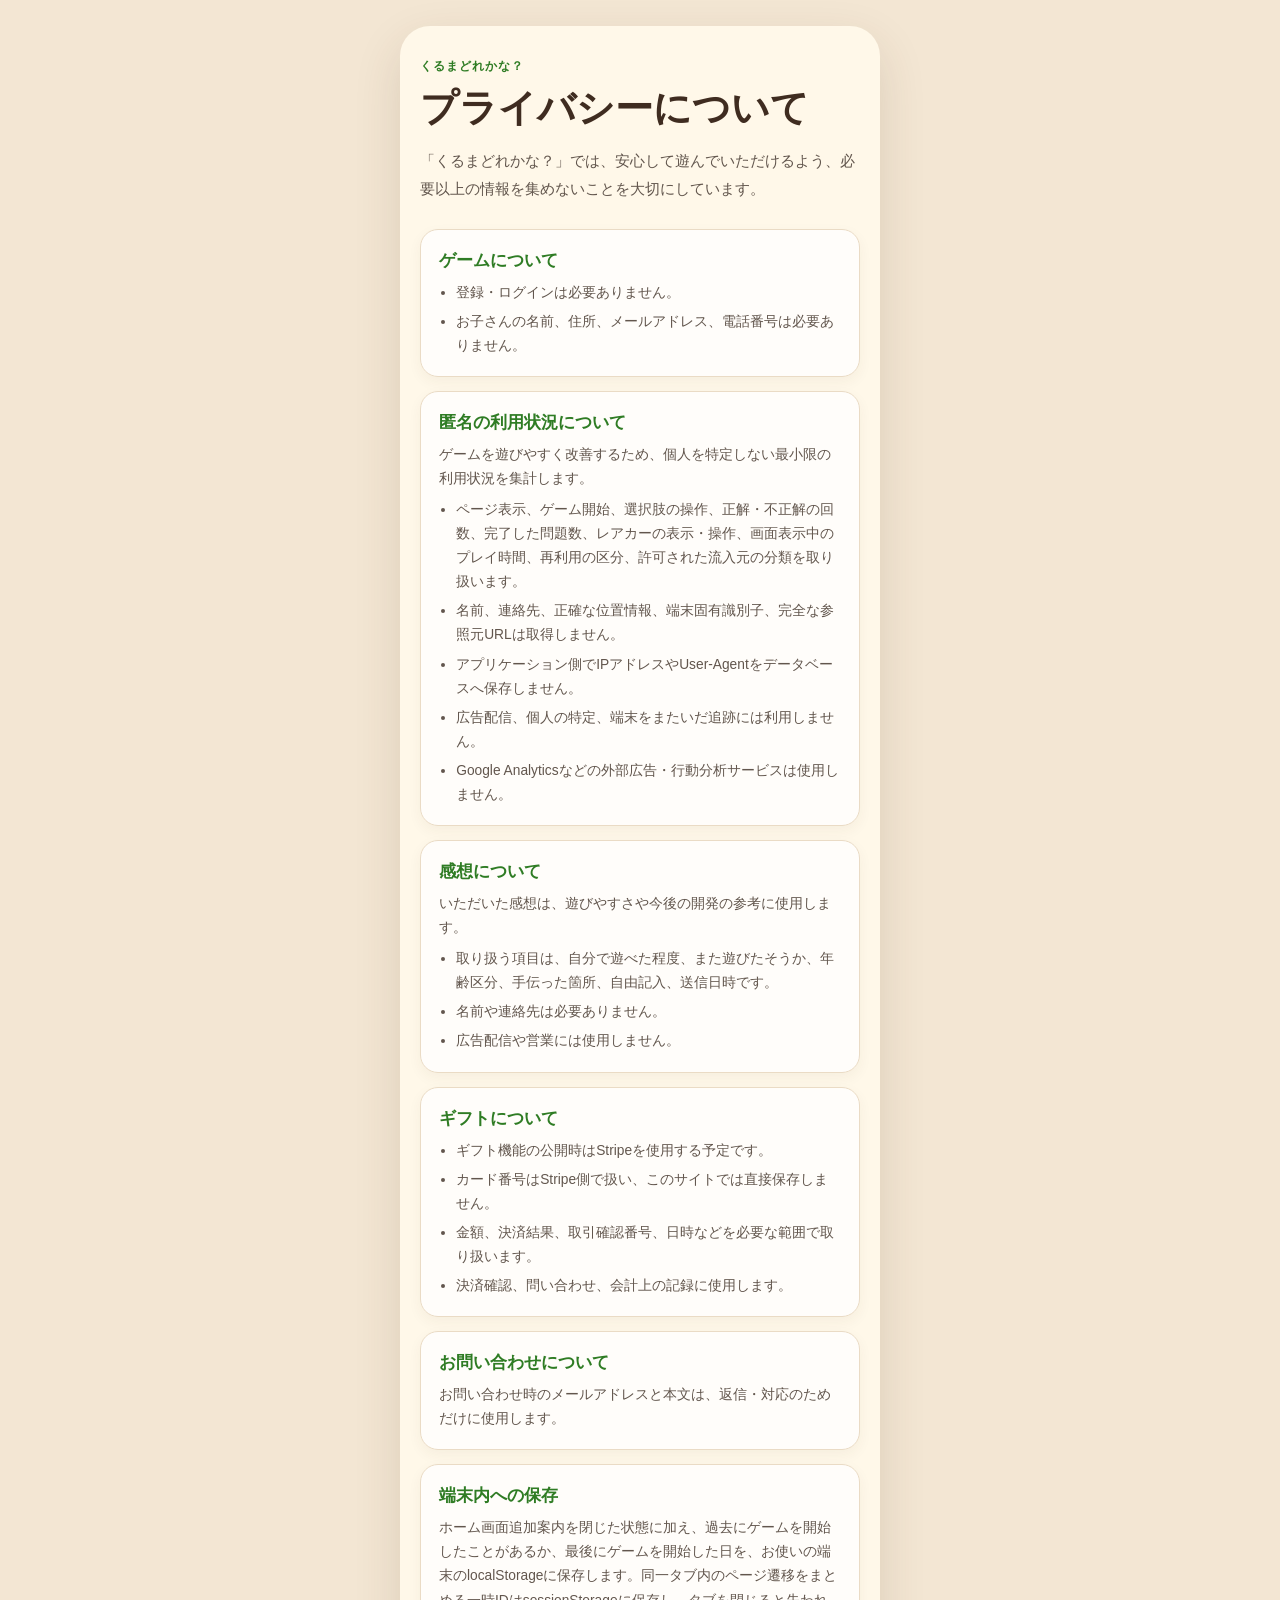
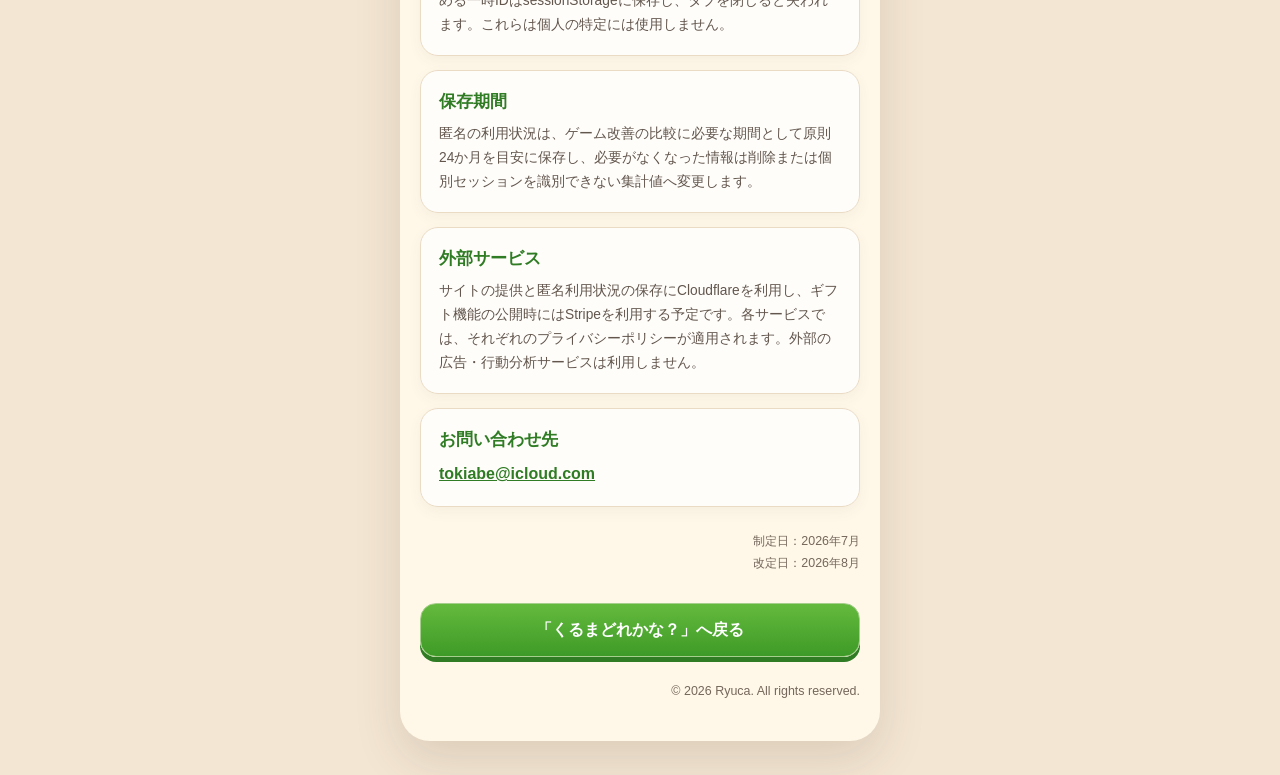
<file: privacy.html>
<!doctype html>
<html lang="ja">
<head>
<meta charset="utf-8">
<meta name="viewport" content="width=device-width,initial-scale=1,viewport-fit=cover">
<meta name="robots" content="noindex,nofollow">
<meta name="theme-color" content="#fff8e9">
<meta name="author" content="Ryuca">
<meta name="copyright" content="© 2026 Ryuca. All rights reserved.">
<link rel="icon" href="data:,">
<title>プライバシーについて｜くるまどれかな？</title>
<style>
:root{color-scheme:light;--ink:#3f2c20;--muted:#75675b;--cream:#fff8e9;--cream-deep:#f3e6d3;--line:#eadbc5;--green:#48a72d;--green-dark:#2f7c24;--green-soft:#eaf6df;--focus:#0969b8;--shadow:0 18px 48px rgba(76,52,28,.14)}
*{box-sizing:border-box}
html{background:var(--cream-deep)}
body{margin:0;min-width:280px;color:var(--ink);background:var(--cream-deep);font-family:-apple-system,BlinkMacSystemFont,"Hiragino Kaku Gothic ProN","Yu Gothic",Meiryo,sans-serif;font-size:16px;line-height:1.75;-webkit-text-size-adjust:100%;-webkit-font-smoothing:antialiased}
.page{width:100%;max-width:480px;min-height:100vh;margin:0 auto;padding:calc(30px + env(safe-area-inset-top)) 20px calc(38px + env(safe-area-inset-bottom));background:var(--cream)}
.eyebrow{margin:0 0 6px;color:var(--green-dark);font-size:.75rem;font-weight:900;letter-spacing:.08em}
h1{margin:0;font-size:clamp(1.9rem,8vw,2.4rem);line-height:1.3;letter-spacing:0}
.lead{margin:14px 0 26px;color:#62564d;font-size:.94rem;line-height:1.85}
.section{margin-top:14px;padding:18px;border:1px solid var(--line);border-radius:18px;background:rgba(255,255,255,.76);box-shadow:0 5px 14px rgba(76,53,32,.05)}
.section h2{margin:0 0 8px;color:var(--green-dark);font-size:1.08rem;line-height:1.45}
.section p{margin:0;color:#62564d;font-size:.86rem}
.section ul{margin:7px 0 0;padding-left:1.25em;color:#62564d;font-size:.86rem}
.section li+li{margin-top:5px}
.contact{color:var(--green-dark);font-weight:800;overflow-wrap:anywhere}
.back{display:flex;min-height:54px;align-items:center;justify-content:center;margin-top:28px;border:1px solid #a6ce8c;border-radius:16px;padding:12px 18px;color:#fff;background:linear-gradient(180deg,#64ba3d,#3e9a27);box-shadow:0 5px 0 var(--green-dark);font-weight:900;text-align:center;text-decoration:none}
.date{margin:24px 0 0;color:var(--muted);font-size:.78rem;text-align:right}
:focus-visible{outline:3px solid var(--focus);outline-offset:3px}
@media(min-width:600px){body{padding:26px 0 34px}.page{min-height:calc(100vh - 60px);border-radius:30px;box-shadow:var(--shadow)}}
@media(max-width:340px){.page{padding-right:14px;padding-left:14px}.section{padding-right:15px;padding-left:15px}}
</style>
</head>
<body>
<main class="page">
  <p class="eyebrow">くるまどれかな？</p>
  <h1>プライバシーについて</h1>
  <p class="lead">「くるまどれかな？」では、安心して遊んでいただけるよう、必要以上の情報を集めないことを大切にしています。</p>

  <section class="section" aria-labelledby="privacyGame">
    <h2 id="privacyGame">ゲームについて</h2>
    <ul>
      <li>登録・ログインは必要ありません。</li>
      <li>お子さんの名前、住所、メールアドレス、電話番号は必要ありません。</li>
    </ul>
  </section>

  <section class="section" aria-labelledby="privacyAnalytics">
    <h2 id="privacyAnalytics">匿名の利用状況について</h2>
    <p>ゲームを遊びやすく改善するため、個人を特定しない最小限の利用状況を集計します。</p>
    <ul>
      <li>ページ表示、ゲーム開始、選択肢の操作、正解・不正解の回数、完了した問題数、レアカーの表示・操作、画面表示中のプレイ時間、再利用の区分、許可された流入元の分類を取り扱います。</li>
      <li>名前、連絡先、正確な位置情報、端末固有識別子、完全な参照元URLは取得しません。</li>
      <li>アプリケーション側でIPアドレスやUser-Agentをデータベースへ保存しません。</li>
      <li>広告配信、個人の特定、端末をまたいだ追跡には利用しません。</li>
      <li>Google Analyticsなどの外部広告・行動分析サービスは使用しません。</li>
    </ul>
  </section>

  <section class="section" aria-labelledby="privacyFeedback">
    <h2 id="privacyFeedback">感想について</h2>
    <p>いただいた感想は、遊びやすさや今後の開発の参考に使用します。</p>
    <ul>
      <li>取り扱う項目は、自分で遊べた程度、また遊びたそうか、年齢区分、手伝った箇所、自由記入、送信日時です。</li>
      <li>名前や連絡先は必要ありません。</li>
      <li>広告配信や営業には使用しません。</li>
    </ul>
  </section>

  <section class="section" aria-labelledby="privacyGift">
    <h2 id="privacyGift">ギフトについて</h2>
    <ul>
      <li>ギフト機能の公開時はStripeを使用する予定です。</li>
      <li>カード番号はStripe側で扱い、このサイトでは直接保存しません。</li>
      <li>金額、決済結果、取引確認番号、日時などを必要な範囲で取り扱います。</li>
      <li>決済確認、問い合わせ、会計上の記録に使用します。</li>
    </ul>
  </section>

  <section class="section" aria-labelledby="privacyContact">
    <h2 id="privacyContact">お問い合わせについて</h2>
    <p>お問い合わせ時のメールアドレスと本文は、返信・対応のためだけに使用します。</p>
  </section>

  <section class="section" aria-labelledby="privacyStorage">
    <h2 id="privacyStorage">端末内への保存</h2>
    <p>ホーム画面追加案内を閉じた状態に加え、過去にゲームを開始したことがあるか、最後にゲームを開始した日を、お使いの端末のlocalStorageに保存します。同一タブ内のページ遷移をまとめる一時IDはsessionStorageに保存し、タブを閉じると失われます。これらは個人の特定には使用しません。</p>
  </section>

  <section class="section" aria-labelledby="privacyRetention">
    <h2 id="privacyRetention">保存期間</h2>
    <p>匿名の利用状況は、ゲーム改善の比較に必要な期間として原則24か月を目安に保存し、必要がなくなった情報は削除または個別セッションを識別できない集計値へ変更します。</p>
  </section>

  <section class="section" aria-labelledby="privacyServices">
    <h2 id="privacyServices">外部サービス</h2>
    <p>サイトの提供と匿名利用状況の保存にCloudflareを利用し、ギフト機能の公開時にはStripeを利用する予定です。各サービスでは、それぞれのプライバシーポリシーが適用されます。外部の広告・行動分析サービスは利用しません。</p>
  </section>

  <section class="section" aria-labelledby="privacyAddress">
    <h2 id="privacyAddress">お問い合わせ先</h2>
    <a class="contact" href="mailto:tokiabe@icloud.com">tokiabe@icloud.com</a>
  </section>

  <p class="date">制定日：2026年7月<br>改定日：2026年8月</p>
  <a class="back" href="./support.html">「くるまどれかな？」へ戻る</a>
  <p class="date">© 2026 Ryuca. All rights reserved.</p>
</main>

<!-- 公開前に、感想・匿名利用状況の保存項目、Stripe決済処理、Cloudflareでのデータ処理と本文を再照合すること。 -->
</body>
</html>
</file>
